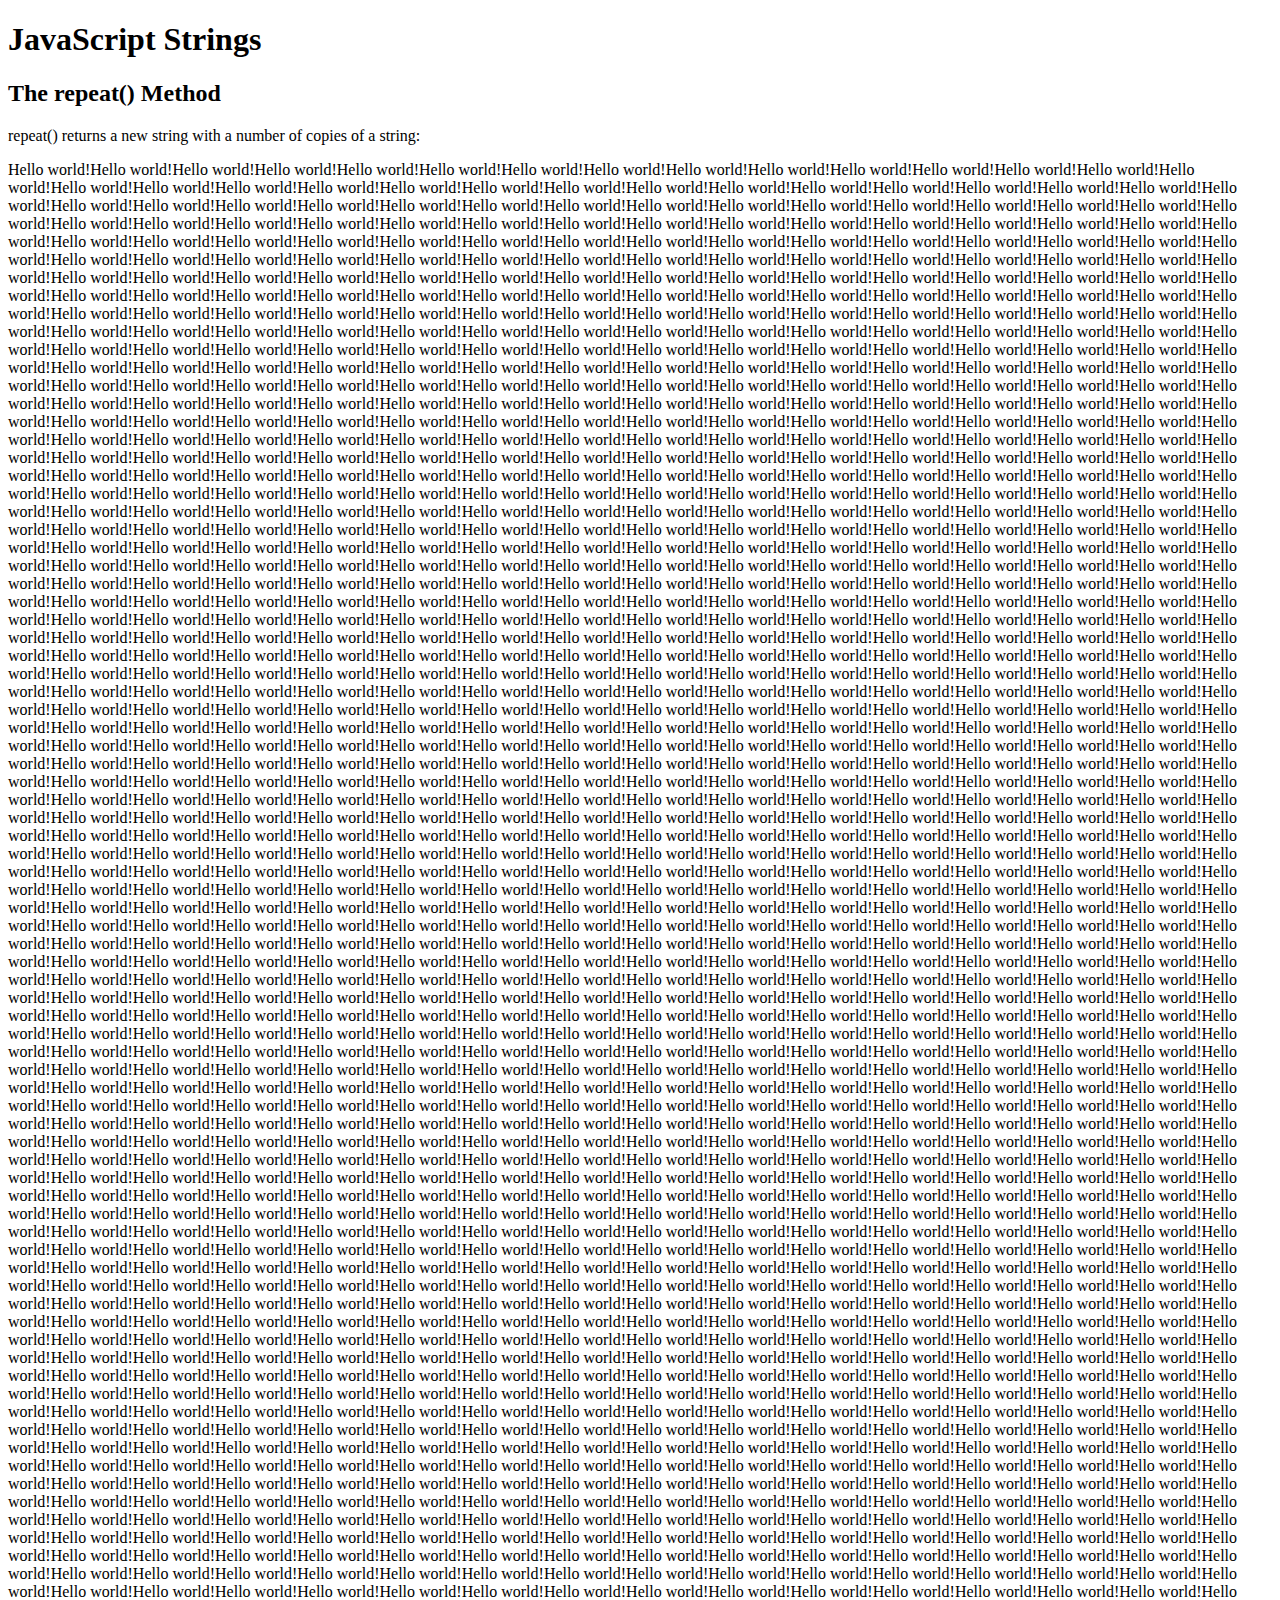
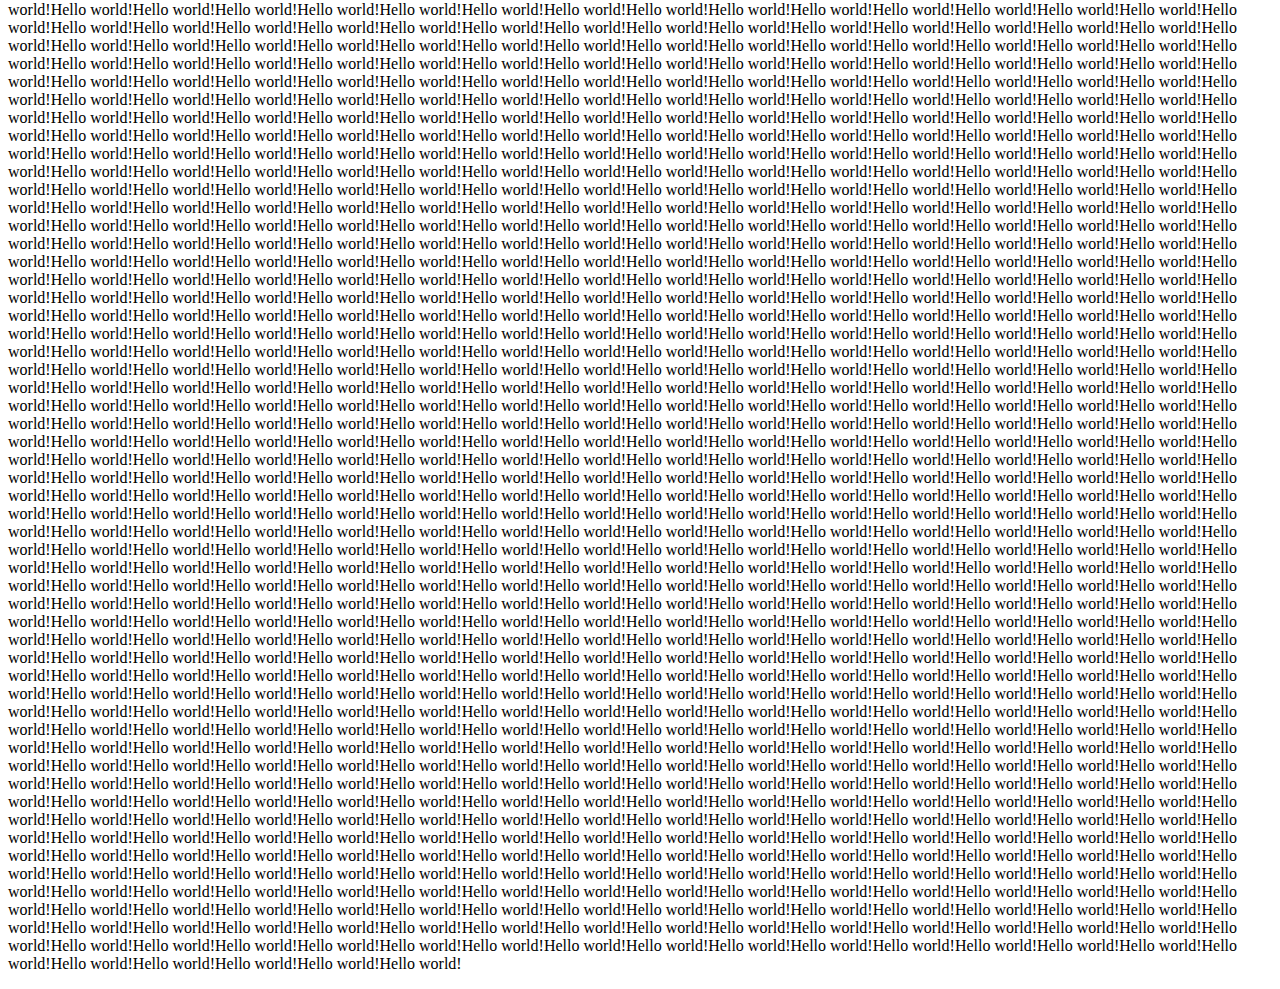
<file: lazimsiz/index.html>
<!DOCTYPE html>
<html>
<body>

<h1>JavaScript Strings</h1>
<h2>The repeat() Method</h2>

<p>repeat() returns a new string with a number of copies of a string:</p>

<p id="demo"></p>

<script>
let text = "Hello world!";
let result = text.repeat(2000   );

document.getElementById("demo").innerHTML = result;
</script>

</body>
</html>
</file>
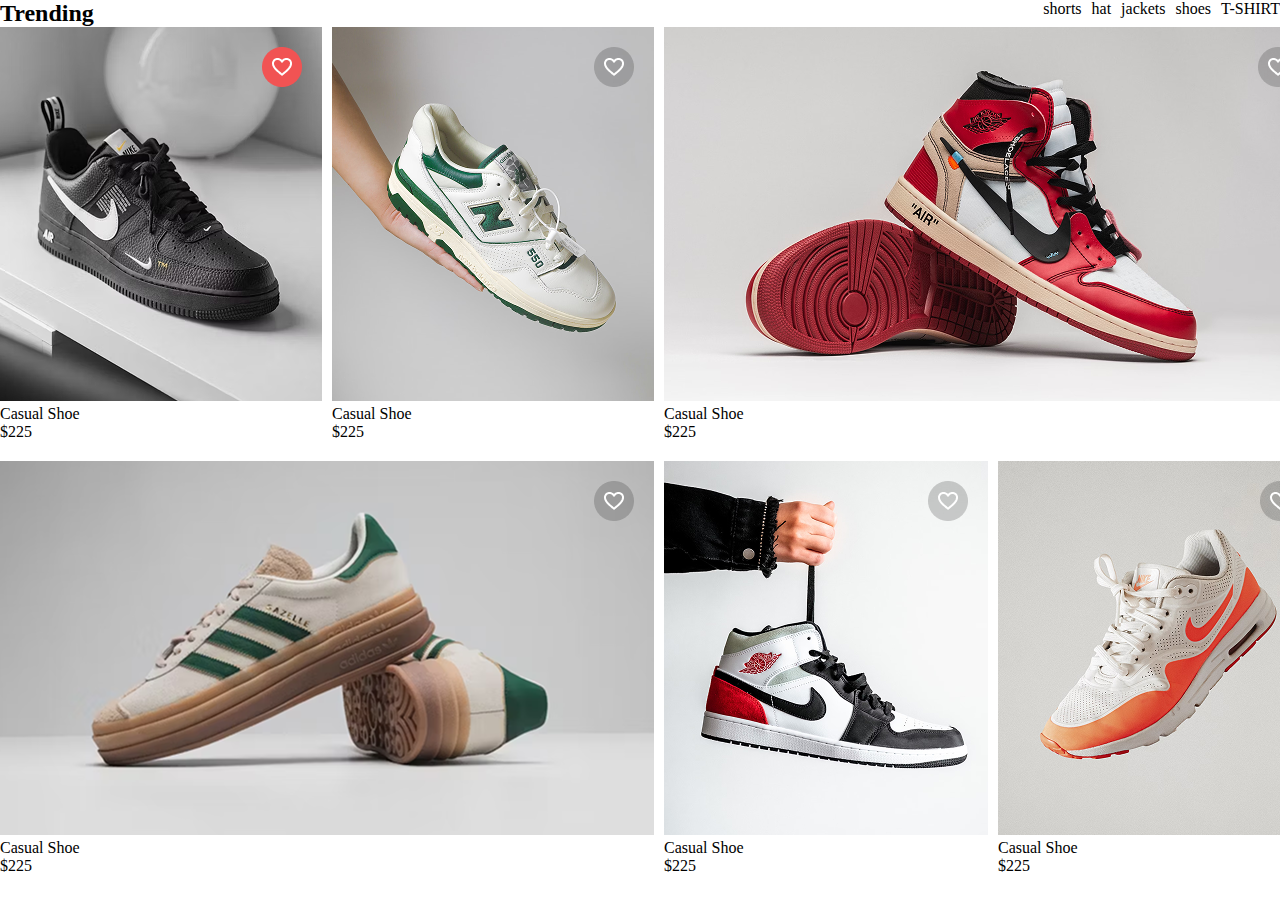
<file: task1/task1/index.html>
<!DOCTYPE html>
<html lang="en">

<head>
    <meta charset="UTF-8">
    <meta name="viewport" content="width=device-width, initial-scale=1.0">
    <title>Document</title>
    <link rel="stylesheet" href="style.css">
</head>

<body>

    <div class="wrapper">

        <div class="header">
            <nav>
                <div class="nav-top"></div>
                <div class="nav-bottom"></div>
            </nav>
        </div>

        <main>
            <section class="container">
                <div class="trend">
                    <h2>Trending</h2>
                    <div class="tags">
                        <div class="shorts"><p>shorts</p></div>
                        <div class="hat"><p>hat</p></div>
                        <div class="jackets"><p>jackets</p></div>
                        <div class="shoes">shoes</div>
                        <div class="t-shirt">T-SHIRT</div>
                    </div>
                </div>
                <div class="cards-wrapper">
                    <div class="cards-top">
                        <div class="card-t-one rltv">
                            <img src="./img/image 9.png" alt="">
                            <p>Casual Shoe</p>
                            <p>$225</p>
                            <span class="icn-heart"><img src="./img/Love icon (1).png" alt=""></span>
                        </div>
                        <div class="card-t-two rltv">
                            <img src="./img/image 11.png" alt="">
                            <p>Casual Shoe</p>
                            <p>$225</p>
                            <span class="icn-heart"><img src="./img/Love icon.png" alt=""></span>
                        </div>
                        <div class="card-t-three rltv">
                            <img src="./img/image 14.png" alt="">
                            <p>Casual Shoe</p>
                            <p>$225</p>
                            <span class="icn-heart"><img src="./img/Love icon.png" alt=""></span>
                        </div>
                    </div>
                    <div class="cards-bottom">
                        <div class="card-b-one rltv">
                            <img src="./img/image 15.png" alt="">
                            <p>Casual Shoe</p>
                            <p>$225</p>
                            <span class="icn-heart"><img src="./img/Love icon.png" alt=""></span>
                        </div>
                        <div class="card-b-two rltv">
                            <img src="./img/image 12.png" alt="">
                            <p>Casual Shoe</p>
                            <p>$225</p>
                            <span class="icn-heart"><img src="./img/Love icon.png" alt=""></span>
                        </div>
                        <div class="card-b-three rltv">
                            <img src="./img/image 13.png" alt="">
                            <p>Casual Shoe</p>
                            <p>$225</p>
                            <span class="icn-heart"><img src="./img/Love icon.png" alt=""></span>
                        </div>
                    </div>
                </div>

            </section>
        </main>



    </div>



</body>

</html>
</file>
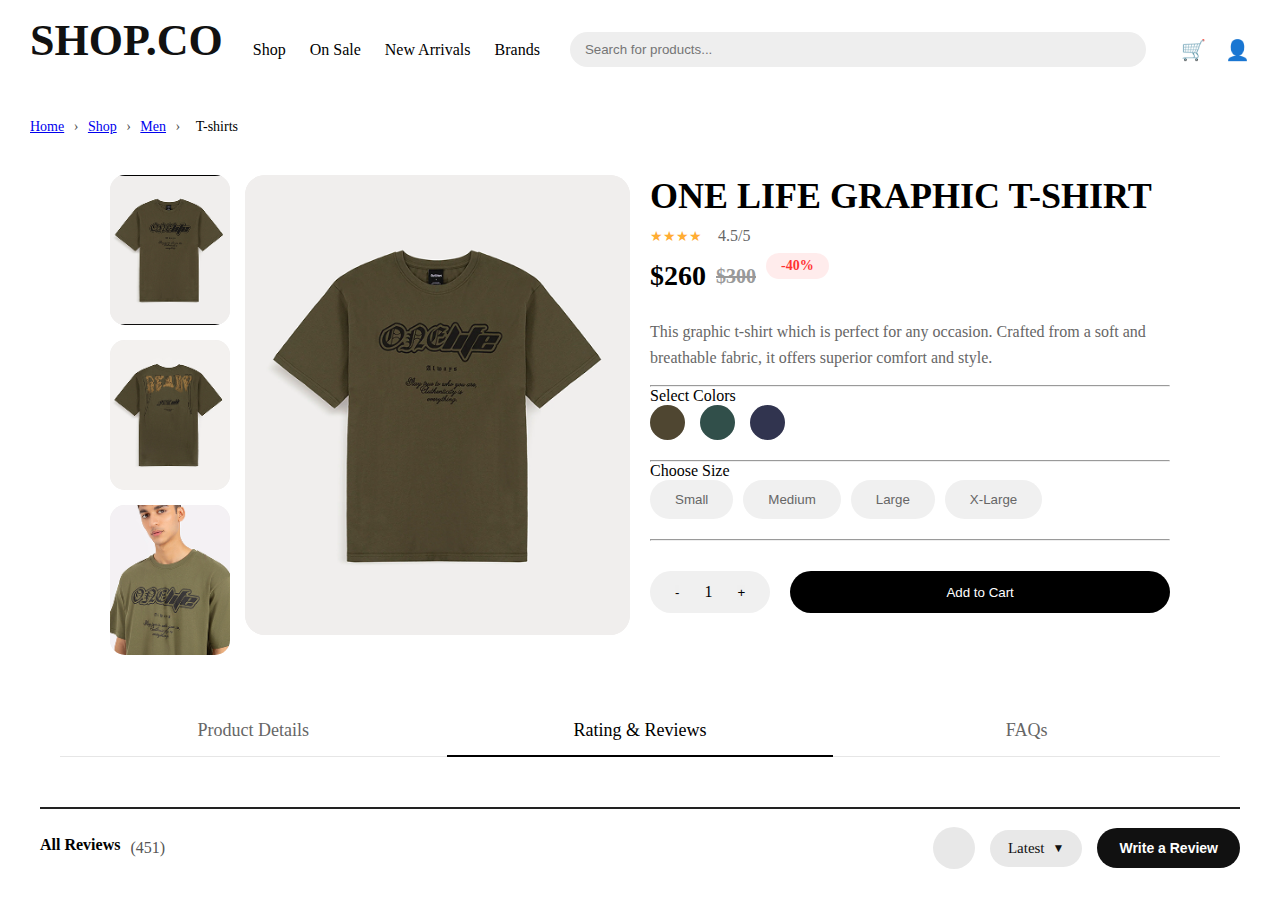
<file: new/home/assets/index.html>
<!DOCTYPE html>
<html lang="az">
<head>
  <meta charset="UTF-8">
  <title>Shop Header</title>
<link rel="stylesheet" href="./styles/style.css">
</head>
<body>

<header class="navbar">
  <div class="logo">SHOP.CO</div>

  <nav class="menu">
    <a href="#">Shop</a>
    <a href="#">On Sale</a>
    <a href="#">New Arrivals</a>
    <a href="#">Brands</a>
  </nav>

  <div class="search-box">
    <input type="text" placeholder="Search for products...">
  </div>

  <div class="icons">
    <span>🛒</span>
    <span>👤</span>
  </div>
</header>

<div class="breadcrumb">
  <a href="#">Home</a>
  <span>›</span>
  <a href="#">Shop</a>
  <span>›</span>
  <a href="#">Men</a>
  <span>›</span>
  <span class="current">T-shirts</span>
</div>

<main class="product-container">
  <div class="product-gallery">
    <div class="thumbnails">
      <img src="images/image 2.png" alt="thumbnail">
      <img src="images/image 5.png" alt="thumbnail">
      <img src="images/image 6.png" alt="thumbnail">
    </div>
    <div class="main-image">
      <img src="images/image 1.png" alt="One Life Graphic T-shirt">
    </div>
  </div>

  <div class="product-info">
    <h1 class="product-title">ONE LIFE GRAPHIC T-SHIRT</h1>
    
    <div class="rating">
      <span class="stars">★★★★</span>
      <span class="rating-num">4.5/5</span>
    </div>

    <div class="price-row">
      <span class="current-price">$260</span>
      <span class="old-price">$300</span>
      <span class="discount-tag">-40%</span>
    </div>

    <p class="description">
      This graphic t-shirt which is perfect for any occasion. Crafted from a soft and breathable fabric, it offers superior comfort and style.
    </p>

    <hr>

    <div class="selection-group">
      <p class="label">Select Colors</p>
      <div class="color-options">
        <div class="color-circle selected" style="background-color: #4F4631;"></div>
        <div class="color-circle" style="background-color: #314F4A;"></div>
        <div class="color-circle" style="background-color: #31344F;"></div>
      </div>
    </div>

    <hr>

    <div class="selection-group">
      <p class="label">Choose Size</p>
      <div class="size-options">
        <button class="size-btn">Small</button>
        <button class="size-btn">Medium</button>
        <button class="size-btn active">Large</button>
        <button class="size-btn">X-Large</button>
      </div>
    </div>

    <hr>

    <div class="purchase-row">
      <div class="quantity-selector">
        <button>-</button>
        <span>1</span>
        <button>+</button>
      </div>
      <button class="add-to-cart-btn">Add to Cart</button>
    </div>
  </div>
</main>


<section class="product-tabs">
  <div class="tabs-header">
    <div class="tab-item">Product Details</div>
    <div class="tab-item active">Rating & Reviews</div>
    <div class="tab-item">FAQs</div>
  </div>
</section>


<div class="reviews-header">
    <div class="left-title">
      <span class="title">All Reviews</span>
      <span class="count">(451)</span>
    </div>

    <div class="right-controls">
      <button class="icon-btn" title="Filter">
        <bilmirem width="18" height="18" viewBox="0 0 24 24" fill="none">
          <path d="M4 6h16M7 12h10M10 18h4" stroke="#111" stroke-width="2" stroke-linecap="round"/>
          <circle cx="8" cy="6" r="2" fill="#111"/>
          <circle cx="16" cy="12" r="2" fill="#111"/>
          <circle cx="12" cy="18" r="2" fill="#111"/>
        </bilmirem>
      </button>

      <div class="dropdown">
        <span>Latest</span>
        <span class="arrow">▼</span>
      </div>

      <button class="review-btn">Write a Review</button>
    </div>
  </div>

  

</body>
</html>
</file>
<file: task1/task1/style.css>
*{
    margin: 0;
    padding: 0;
    box-sizing: border-box;
}

.container {
    max-width: 1320px;
    width: 100%;
    margin: 0 auto;
}

.trend {
    display: flex;
    justify-content: space-between;
}

.tags {
    display: flex;
    gap: 10px;
}


.cards-top {
    display: flex;
    gap: 10px;
}

.cards-bottom {
    display: flex;
    gap: 10px;
    margin: 20px 0 32px 0;
}

.rltv {
    position: relative;
}

.icn-heart {
    position: absolute;
    top: 20px;
    right: 20px;
}
</file>
<file: new/home/assets/styles/style.css>
* {
  margin: 0;
  padding: 0;
  box-sizing: border-box;
}


.navbar {
  display: flex;
  align-items: center;
  gap: 20px;
  padding: 15px 30px;
  background-color: white; 
}

.logo {
  font-size: 28px;
  font-weight: bold;
}

.menu a {
  margin: 0 10px;
  text-decoration: none;
  color: black;
  font-size: 16px;
}

.search-box {
  flex: 1;
}

.search-box input {
  width: 100%;
  padding: 10px 15px;
  border-radius: 25px;
  border: none;
  background: #eee;
  outline: none;
}

.icons span {
  font-size: 20px;
  margin-left: 15px;
  cursor: pointer;
}

.breadcrumb {
  font-size: 14px;
  color: #555;
  margin: 20px 30px;
}

.breadcru   mb a {
  text-decoration: none;
  color: #555;
}

.breadcrumb a:hover {
  text-decoration: underline;
}

.breadcrumb span {
  margin: 0 6px;
}

.breadcrumb .current {
  color: black;
  font-weight: 500;
}

.product-container {
    display: flex;
    max-width: 1200px;
    margin: 40px auto;
    gap: 50px;
    padding: 0 20px;
}

.product-gallery {
    display: flex;
    gap: 15px;
    flex: 1;
}

.thumbnails {
    display: flex;
    flex-direction: column;
    gap: 15px;
}

.thumbnails img {
    width: 120px;
    height: 150px;
    border-radius: 15px;
    object-fit: cover;
    background: #F0EEED;
}

.main-image img {
    width: 100%;
    border-radius: 20px;
    background: #F0EEED;
}

.product-info {
    flex: 1;
}

.product-title {
    font-size: 36px;
    font-weight: 900;
    margin: 0 0 10px 0;
}

.rating { margin-bottom: 15px; }
.rating-num { color: #666; margin-left: 10px; }

.price-row {
    display: flex;
    align-items: center;
    gap: 15px;
    font-size: 28px;
    font-weight: bold;
    margin-bottom: 20px;
}

.old-price { color: #999; text-decoration: line-through; }
.discount-tag {
    background: #FFECEC;
    color: #FF3333;
    padding: 5px 15px;
    border-radius: 20px;
    font-size: 14px;
    margin-bottom: 20px  
}

.description {
    color: #666;
    line-height: 1.6;
    margin-bottom: 15px;
}


.color-options { display: flex; gap: 15px; }
.color-circle {
    width: 35px;
    height: 35px;
    border-radius: 50%;
    cursor: pointer;
    border: 2px solid transparent;
    margin-bottom: 20px  
}


.size-options { display: flex; gap: 10px; }
.size-btn {
    padding: 12px 25px;
    border-radius: 25px;
    border: none;
    background: #F0F0F0;
    color: #666;
    margin-bottom: 20px  
}


.purchase-row {
    display: flex;
    gap: 20px;
    margin-top: 30px;
}
 
.purchase-row button {
  border: none;
}

.quantity-selector {
    background: #F0F0F0;
    padding: 12px 25px;
    border-radius: 30px;
    display: flex;
    gap: 25px;
    align-items: center;
}

.add-to-cart-btn {
    flex: 1;
    background: black;
    color: white;
    border: none;
    border-radius: 30px;
}

.product-tabs {
    max-width: 1200px;
    margin: 50px auto;
    padding: 0 20px;
}

.tabs-header {
    display: flex;
    justify-content: space-around;
    border-bottom: 1px solid #E6E6E6;
}

.tab-item {
    padding: 15px 0;
    font-size: 18px;
    color: #666;
    cursor: pointer;
    flex: 1;
    text-align: center;
    position: relative;

}

.tab-item.active {
    color: #000;

}

.tab-item.active::after {
    content: "";
    position: absolute;
    bottom: -1px;
    left: 0;
    width: 100%;
    height: 2px;
    background-color: #000;
}

.tab-item:hover {
    color: #000;
}

.reviews-header {
  width: 100%;
  max-width: 1200px;
  margin: auto;
  padding: 18px 0;
  display: flex;
  align-items: center;
  justify-content: space-between;
  border-top: 2px solid #222;
}


.left-title {
  display: flex;
  align-items: center;
  gap: 10px;
}

.title {
  font-size: 26px;
  font-weight: 700;
  color: #111;
}

.count {
  font-size: 16px;
  color: #555;
}


.right-controls {
  display: flex;
  align-items: center;
  gap: 15px;
}


.icon-btn {
  width: 42px;
  height: 42px;
  border-radius: 50%;
  border: none;
  background: #e8e8e8;
  display: flex;
  align-items: center;
  justify-content: center;
  cursor: pointer;
  transition: 0.2s;
}

.icon-btn:hover {
  background: #dcdcdc;
}


.dropdown {
  display: flex;
  align-items: center;
  gap: 8px;
  padding: 10px 18px;
  border-radius: 25px;
  background: #e8e8e8;
  font-size: 15px;
  color: #111;
  cursor: pointer;
  transition: 0.2s;
}

.dropdown:hover {
  background: #dcdcdc;
}

.arrow {
  font-size: 12px;
  color: #111;
}


.review-btn {
  padding: 12px 22px;
  border: none;
  border-radius: 30px;
  background: #111;
  color: white;
  font-size: 14px;
  font-weight: 600;
  cursor: pointer;
  transition: 0.2s;
}

.review-btn:hover {
  background: #000;
}

.container {
  width: 100%;
  max-width: 1200px;
  margin: auto;
}

.reviews-grid {
  display: grid;
  grid-template-columns: repeat(2, 1fr);
  gap: 22px;
}

.review-card {
  background: #efefef;
  border: 1px solid #d9d9d9;
  border-radius: 18px;
  padding: 18px 18px 16px;
  position: relative;
}

.card-top {
  display: flex;
  align-items: center;
  justify-content: space-between;
  margin-bottom: 14px;
}

.stars {
  display: flex;
  gap: 6px;
  font-size: 18px;
  color: #b0892a;
}

.menu-btn {
  width: 36px;
  height: 36px;
  border: none;
  border-radius: 50%;
  background: transparent;
  cursor: pointer;
  display: flex;
  align-items: center;
  justify-content: center;
  color: #555;
  transition: 0.2s;
}

.menu-btn:hover {
  background: rgba(0, 0, 0, 0.06);
}

.name-row {
  display: flex;
  align-items: center;
  gap: 10px;
  margin-bottom: 12px;
}

.name-row h3 {
  font-size: 22px;
  font-weight: 700;
  color: #111;
}

.verified {
  width: 22px;
  height: 22px;
  border-radius: 50%;
  background: #2e7d32;
  display: flex;
  align-items: center;
  justify-content: center;
  color: white;
  font-size: 12px;
}

.review-text {
  color: #444;
  font-size: 15px;
  line-height: 1.6;
  margin-bottom: 18px;
}

.date {
  font-size: 14px;
  color: #666;
}

.load-more-box {
  display: flex;
  justify-content: center;
  margin-top: 28px;
}

.load-more {
  padding: 12px 26px;
  border-radius: 25px;
  border: 1px solid #cfcfcf;
  background: transparent;
  cursor: pointer;
  font-size: 15px;
  transition: 0.2s;
}

.load-more:hover {
  background: #e2e2e2;
}

.youmightnebilimne {
  display: flex;
justify-content: center;
align-items: center;
margin-top: 64px;
}

.product-container {
    display: grid;
    grid-template-columns: repeat(auto-fit, minmax(250px, 1fr));
    gap: 20px;
    width: 100%;
    max-width: 1100px;
}

.product-card {
    display: flex;
    flex-direction: column;
}

.image-box {
    background-color: #F0EEED;
    border-radius: 20px;
    display: flex;
    justify-content: center;
    align-items: center;
    aspect-ratio: 1 / 1.1;
    margin-bottom: 12px;
    overflow: hidden;
}

.image-box img {
    max-width: 85%;
    height: auto;
    object-fit: contain;
}

.title {
    font-size: 16px;
    font-weight: 700;
    margin-bottom: 6px;
    color: #000;
    text-transform: capitalize;
}

.rating {
    display: flex;
    align-items: center;
    gap: 6px;
    margin-bottom: 8px;
}

.stars {
    color: #FFAD33;
    font-size: 14px;
}

.score {
    font-size: 12px;
    color: #666;
}

.price-row {
    display: flex;
    align-items: center;
    gap: 10px;
}

.price {
    font-size: 22px;
    font-weight: 800;
    color: #000;
}

.old-price {
    font-size: 20px;
    font-weight: 700;
    color: #999;
    text-decoration: line-through;
}

.badge {
    background-color: #FFEBEB;
    color: #FF3333;
    padding: 3px 10px;
    border-radius: 20px;
    font-size: 11px;
    font-weight: bold;
}

.newsletter-container {
    margin: 0 auto;
    background-color: #000000;
    width: 1200px;
    border-radius: 20px;
    padding: 40px 60px;
}

.newsletter-content {

    display: flex;
    justify-content: space-between;
    align-items: center;
}

.newsletter-content h2 {
    color: #ffffff;
    font-size: 36px;
    font-weight: 900;
    margin: 0;
    width: 550px;
    line-height: 1.1;
}

.newsletter-form {
  
    display: flex;
    flex-direction: column;
    gap: 14px;
    width: 350px;
}

.input-group {
  
    background-color: #ffffff;
    border-radius: 50px;
    padding: 14px 25px;
    display: flex;
    align-items: center;
    gap: 12px;
}

.icon {
    color: #888;
    font-size: 20px;
}

.input-group input {
    border: none;
    outline: none;
    font-size: 16px;
    width: 100%;
    color: #000;
}

.subscribe-btn {
    background-color: #ffffff;
    color: #000000;
    border: none;
    padding: 14px;
    border-radius: 50px;
    font-size: 16px;
    font-weight: bold;
    cursor: pointer;
}

.footer {
  padding: 60px 0;
}

.container {
  width: min(1200px, 92%);
  margin: 0 auto;
}

.footer-grid {
  display: grid;
  grid-template-columns: 1.4fr 1fr 1fr 1fr 1fr;
  gap: 70px;
  align-items: start;
}

.logo {
  font-size: 44px;
  font-weight: 900;
  color: #111;
  margin-bottom: 18px;
}

.desc {
  font-size: 14px;
  line-height: 1.8;
  color: rgba(0, 0, 0, 0.55);
  margin-bottom: 22px;
  max-width: 320px;
}

.socials {
  display: flex;
  gap: 12px;
}

.social {
  width: 40px;
  height: 40px;
  border-radius: 50%;
  display: flex;
  align-items: center;
  justify-content: center;
  border: 1px solid rgba(0, 0, 0, 0.25);
  text-decoration: none;
  color: rgba(0, 0, 0, 0.7);
  transition: 0.2s;
}

.social:hover {
  background: rgba(0, 0, 0, 0.12);
}

.social.active {
  background: #111;
  border-color: #111;
  color: #fff;
}

.col h4 {
  font-size: 13px;
  letter-spacing: 2px;
  font-weight: 800;
  color: black;
  margin-bottom: 22px;
}

.col a {
  display: block;
  text-decoration: none;
  font-size: 14px;
  margin-bottom: 14px;
  color: black;
  transition: 0.2s;
}

.col a:hover {
  color: rgba(0, 0, 0, 0.85);
}

@media (max-width: 1000px) {
  .footer-grid {
    grid-template-columns: 1fr 1fr;
    gap: 40px;
  }

  .desc {
    max-width: 100%;
  }
}

@media (max-width: 550px) {
  .footer-grid {
    grid-template-columns: 1fr;
  }
}

.add-to-cart-btn:hover {
  transform: scale(1.06);
  background: #111;
  box-shadow: 0 10px 25px rgba(0,0,0,0.25);
}

.product-card {
  transition: 0.35s ease;
}

.product-card:hover {
  transform: translateY(-10px) scale(1.03);
  box-shadow: 0 15px 40px rgba(0,0,0,0.15);
}

.image-box img {
  transition: 0.4s ease;
}

.image-box:hover img {
  transform: scale(1.1);
}

.review-card {
  transition: 0.3s;
}

.review-card:hover {
  transform: translateY(-6px);
  box-shadow: 0 12px 30px rgba(0,0,0,0.15);
}

.menu a {
  position: relative;
  transition: 0.3s;
}

.menu a:hover {
  color: black;
  transform: translateY(-2px);
}

.color-circle {
  transition: 0.3s;
}

.color-circle:hover {
  transform: scale(1.2);
  border: 2px solid black;
}

* {
  transition: all 0.25s ease;
}

.product-card:hover {
  z-index: 5;
  position: relative;
}
</file>
